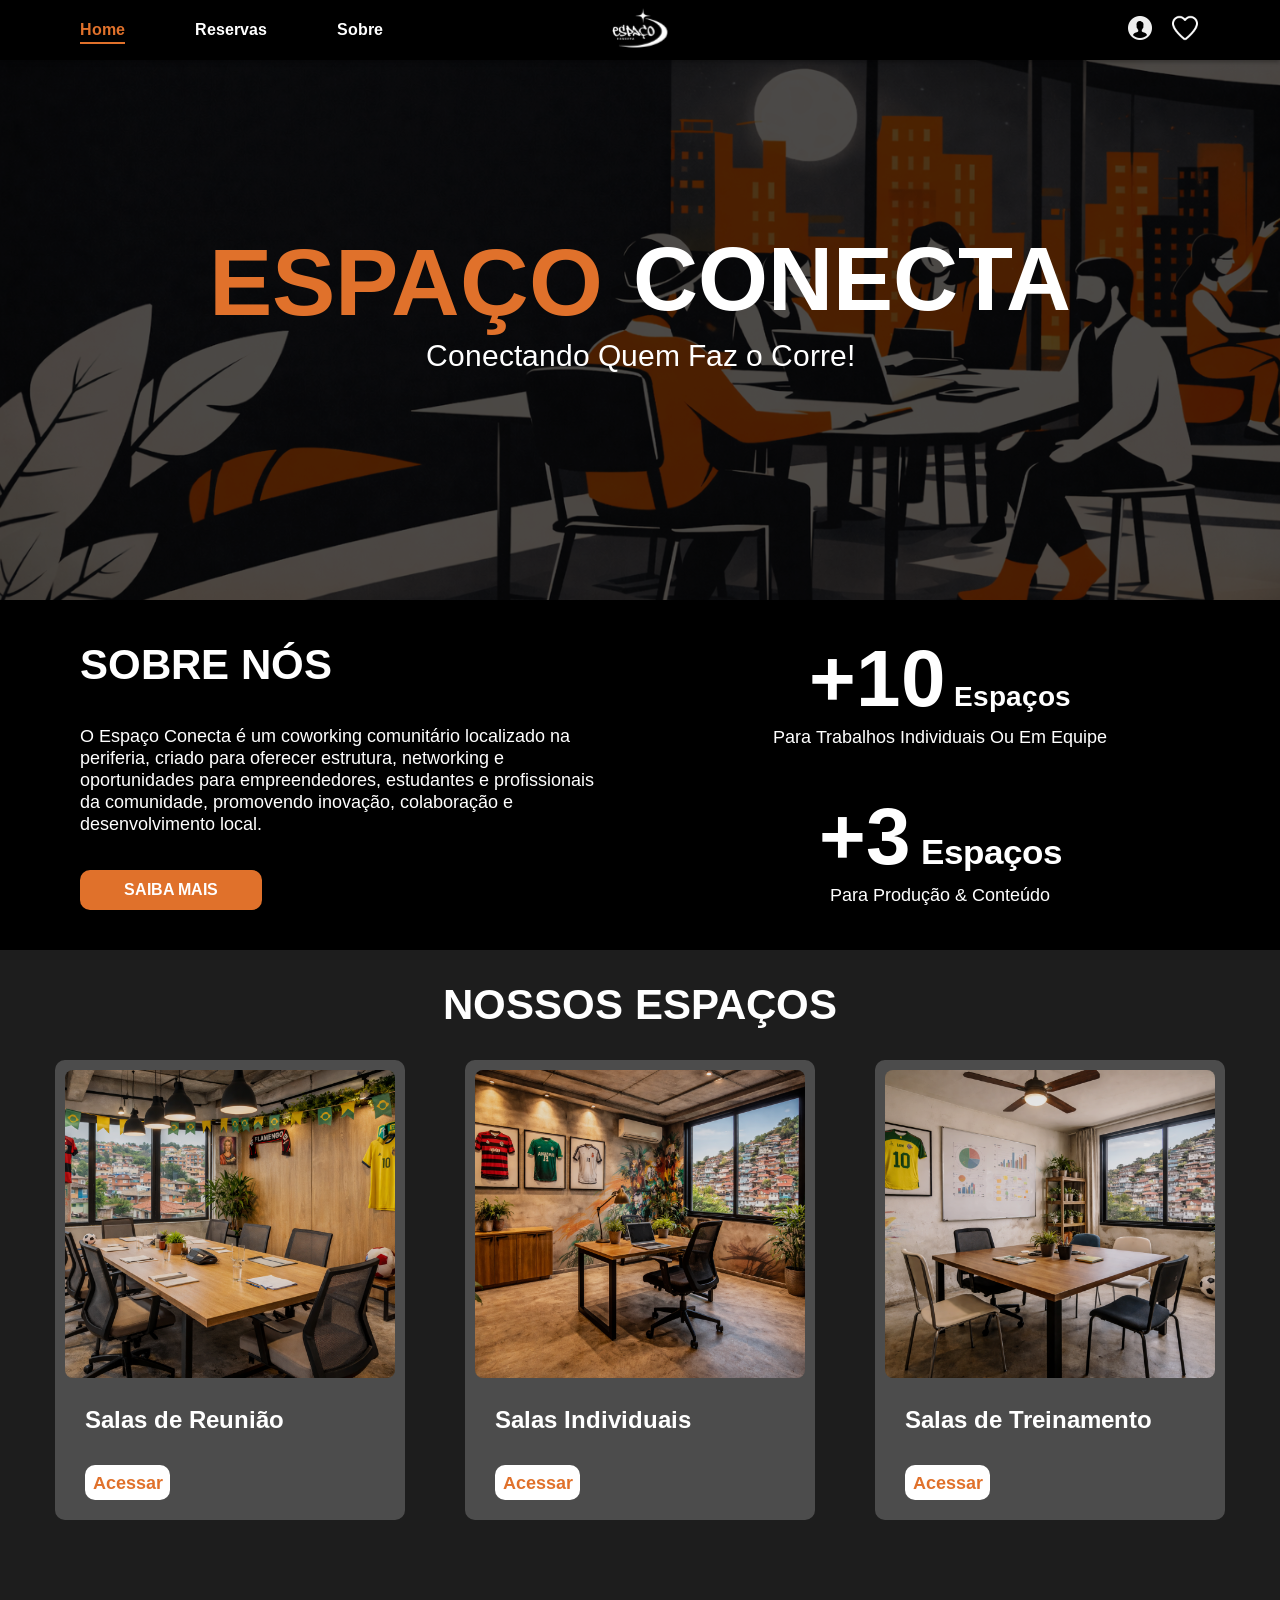
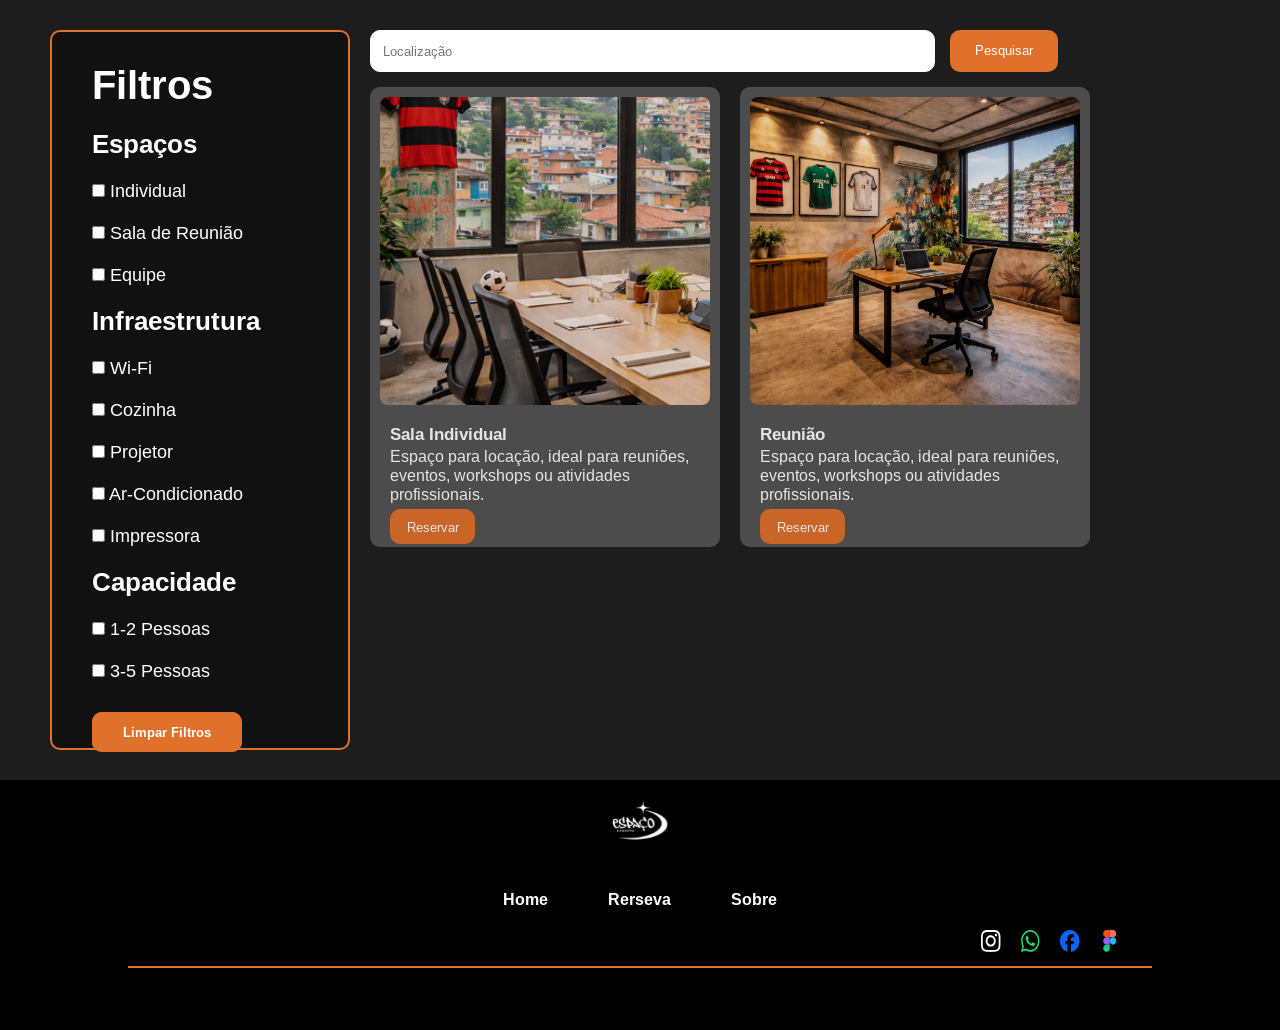
<file: frontend/index.html>
<!DOCTYPE html>
<html lang="pt-BR">

<head>
    <meta charset="UTF-8">
    <meta name="viewport" content="width=device-width, initial-scale=1.0">
    <title>Espaço Conecta</title>
    <link rel="stylesheet" href="./src/style/index.css">
    <link rel="stylesheet" href="./src/style/global.css">
    <link rel="shortcut icon" href="./assets/img/Favicon-espaçoConecta.png" type="image/x-icon">
    <link rel="preconnect" href="https://fonts.googleapis.com">
    <link rel="preconnect" href="https://fonts.gstatic.com" crossorigin>
    <link
        href="https://fonts.googleapis.com/css2?family=Arimo:ital,wght@0,400..700;1,400..700&family=Roboto+Condensed:ital,wght@0,100..900;1,100..900&display=swap"
        rel="stylesheet">
</head>

<body>
    <!-- NAVBAR -->
    <header class="header">
        <nav class="navbar">
            <div class="nav-links">
                <ul class="nav-list">
                    <li><a href="#home" class="linha-id">Home</a></li>
                    <li><a href="#reservas" class="linha">Reservas</a></li>
                    <li><a href="#sobre" class="linha">Sobre</a></li>
                </ul>
            </div>
            <div class="nav-logo">
                <a href="#home" id="logo">
                    <img src="./assets/img/logo-espaço-conecta.svg" alt="lOGO D">
                </a>
            </div>


            <div class="nav-direita">
                <a href="#" id="reservas" class="logo-perfl">
                    <img src="../frontend/assets/img/Img-perfil.svg"
                        alt="Imagem de uma silhueta de uma pessoal, para representar o perfil">
                </a>
                <a href="#" id="favoritos" class="logo-perfl">
                    <img src="../frontend/assets/img/Favorite.svg"
                        alt="Imagem de uma silhueta de uma pessoal, para representar o perfil">
                </a>
            </div>
        </nav>
    </header>

    <!-- HERO (seção principal) -->
    <section id="home" class="hero">
        <div class="hero-content">
            <h1><span id="laranja">ESPAÇO </span> CONECTA</h1>
            <p>Conectando Quem Faz o Corre!</p>
        </div>
    </section>


    <!-- Sobre nos -->
    <section id="sobre" class="sobre-nos">
        <div class="sobre-text">
            <h2>SOBRE NÓS</h2>
            <p>O Espaço Conecta é um coworking comunitário localizado na periferia, criado para oferecer estrutura,
                networking e oportunidades para empreendedores, estudantes e profissionais da comunidade, promovendo
                inovação, colaboração e desenvolvimento local.</p>
            <a href="#sobre" class="saiba-mais">SAIBA MAIS</a>
        </div>
        <div class="adicional-text">
            <h2><span id="maior">+10</span> Espaços</h2>
            <p>Para Trabalhos Individuais Ou Em Equipe</p>
            <div class="adicional-text2">
                <h2><span id="maior">+3</span> Espaços</h2>
                <p>Para Produção & Conteúdo</p>
            </div>
        </div>

    </section>

    <h2 class="text-center">NOSSOS ESPAÇOS</h2>
    <section class="cards">
        <div class="card">
            <img src="../frontend/assets/img/SalaReunião05.png" alt="">
            <div class="card-conteiner">
                <h2>Salas de Reunião</h2>
                <div class="button-card">
                    <a href="">Acessar</a>
                </div>
            </div>
        </div>
        <div class="card">
            <img src="../frontend/assets/img/SalaReunião03.png" alt="">
            <div class="card-conteiner">
                <h2>Salas Individuais</h2>
                <div class="button-card">
                    <a href="">Acessar</a>
                </div>
            </div>
        </div>
        <div class="card">
            <img src="../frontend/assets/img/SalaReunião04.png" alt="">
            <div class="card-conteiner">
                <h2>Salas de Treinamento</h2>
                <div class="button-card">
                    <a href="">Acessar</a>
                </div>
            </div>
        </div>
    </section>

    <!-- FILTROS -->

    <div class="conteiner-filtros">

        <aside class="filtros">
            <div class="conteiner-space">
                <h2>Filtros</h2>
                <h3>Espaços</h3>
                <label><input type="checkbox" id="checxkbox" value="individual"> Individual</label>
                <label><input type="checkbox" value="reuniao"> Sala de Reunião</label>
                <label><input type="checkbox" value="equipe"> Equipe</label>

                <h3>Infraestrutura</h3>
                <label><input type="checkbox" value="wifi"> Wi-Fi</label>
                <label><input type="checkbox" value="cozinha"> Cozinha</label>
                <label><input type="checkbox" value="projetor"> Projetor</label>
                <label><input type="checkbox" value="ar"> Ar-Condicionado</label>
                <label><input type="checkbox" value="impressora"> Impressora</label>

                <h3>Capacidade</h3>
                <label><input type="checkbox" value="1-2"> 1-2 Pessoas</label>
                <label><input type="checkbox" value="3-5"> 3-5 Pessoas</label>

            </div>
            <button id="limpar" class="button-card">
                <div class="conteiner-button">
                    <a href="#" id="limpar">Limpar Filtros</a>
                </div>
            </button>
        </aside>

        <main class="produtos" id="listaProdutos">

            <div class="top-bar">
                <input type="text" id="searchInput" placeholder="Localização">
                <button id="btnPesquisar">Pesquisar</button>
            </div>

            <div class="colab-card">
                <div class="card" data-espaco="individual" data-capacidade="1-2">
                    <img src="./assets/img/SalaReunião01.png">
                    <div class="colab-titulo">
                        <h4>Sala Individual</h4>
                        <p>Espaço para locação, ideal para reuniões, eventos, workshops ou atividades profissionais.</p>
                        <button class="button-reserva">Reservar</button>
                    </div>
                </div>
    
                <div class="card" data-espaco="reuniao" data-capacidade="3-5">
                    <img src="./assets/img/SalaReunião03.png">
                    <div class="colab-titulo">
                        <h4>Reunião</h4>
                        <p>Espaço para locação, ideal para reuniões, eventos, workshops ou atividades profissionais.</p>
                        <button class="button-reserva">Reservar</button>
                </div>
            </div>

            <script src="./src/js/pesquisa.js"></script>
        </main>
    </div>

    <!-- 4️⃣ FOOTER -->
    <footer>
        <div class="nav-logo-footer">
            <a href="#home" id="logo">
                <img src="./assets/img/logo-espaço-conecta.svg" alt="lOGO D">
            </a>
        </div>
        <div class="nav-footer">
            <ul class="nav-ul-footer">
                <li class="nav-links-footer">
                    <a href="#home">Home</a>
                    <a href="#reserva">Rerseva</a>
                    <a href="#sobre">Sobre</a>
                </li>
            </ul>
        </div>
        <div class="nav-direita-footer">
                <a href="#" class="logo-perfl-footer">
                    <img src="../frontend/assets/img/instagram.icon.svg"
                        alt="Logo do Instagram, para representar o perfil do Instagram do espaço conecta">
                </a>
                <a href="#" class="logo-perfl-footer">
                    <img src="../frontend/assets/img/whatsapp.icon.svg"
                        alt="logo do Whatsapp, para representar o perfil do Whatsapp do espaço conecta">
                </a>
                <a href="#" class="logo-perfl-footer">
                    <img src="../frontend/assets/img/facebook.icon.svg"
                        alt="logo do Facebook, para representar o perfil do Facebook do espaço conecta">
                </a>
                <a href="#" class="logo-perfl-footer">
                    <img src="../frontend/assets/img/figma.icon.svg"
                        alt="logo do Figma, para representar o perfil do Figma do espaço conecta">
                </a>
            </div>
        <div class="conteiner-divisor">
            <hr class="divisor">
        </div>

    </footer>

</body>

</html>
</body>

</html>
</file>
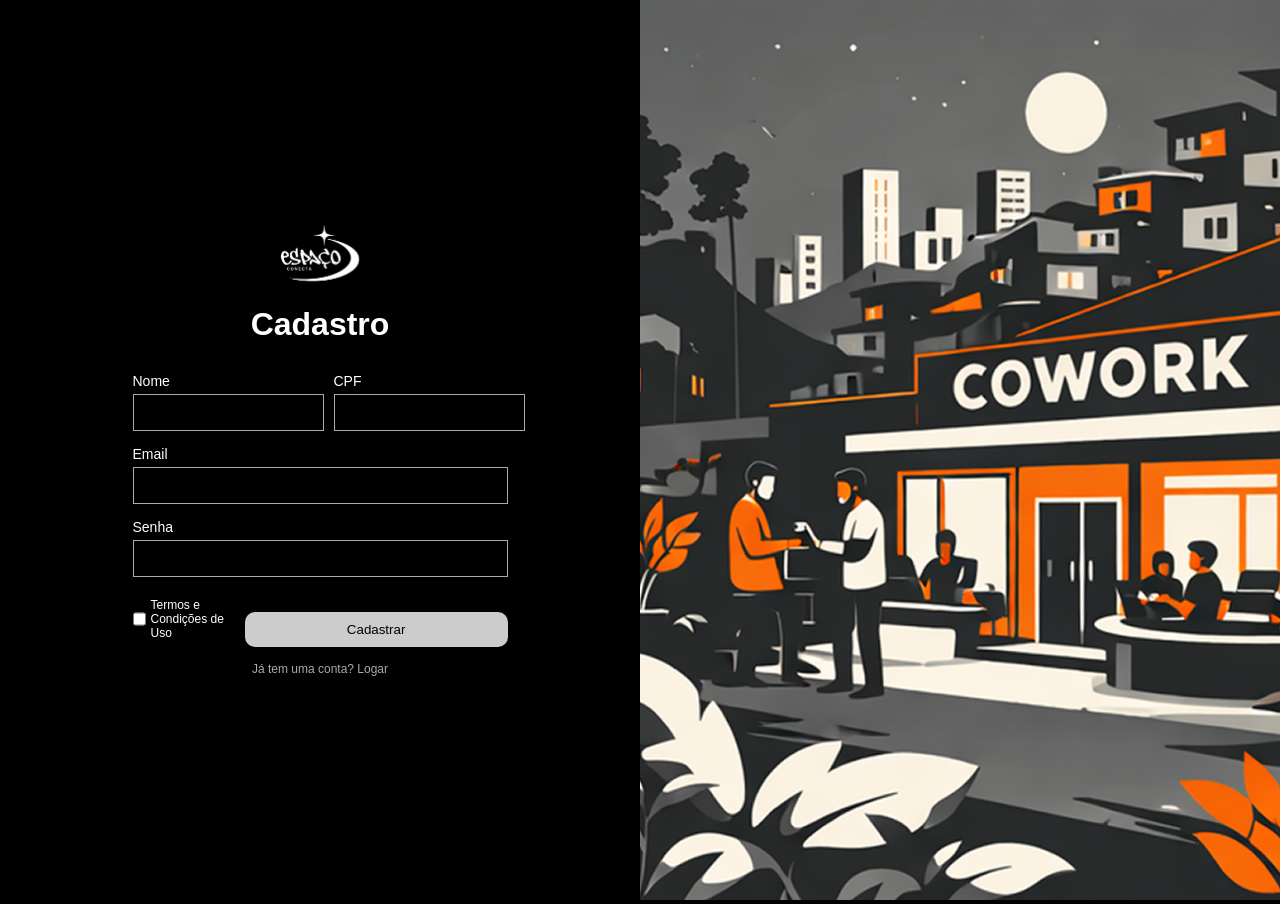
<file: frontend/cadastro.html>
<!DOCTYPE html>
<html lang="pt-br">
<head>
    <meta charset="UTF-8">
    <meta name="viewport" content="width=device-width, initial-scale=1.0">
    <title>Cadastro</title>
    <link rel="stylesheet" href="./src/style/login.css">

</head>
<body>
<div class="container">

    <!-- Lado esquerdo (formulário) -->
    <div class="form-area">

        <!-- Logo -->
        <div class="nav-logo">
            <a href=""><img src="./assets/img/logo-espaço-conecta.svg" alt="Logo"></a>
        </div>

        <h1>Cadastro</h1>

        <form>

            <div class="linha">
                <div class="campo">
                    <label for="nome">Nome</label>
                    <input type="text" id="nome">
                </div>

                <div class="campo">
                    <label for="cpf">CPF</label>
                    <input type="number" id="cpf">
                </div>
            </div>

            <div class="campo">
                <label for="email">Email</label>
                <input type="email" id="email">
            </div>

            <div class="campo">
                <label for="senha">Senha</label>
                <input type="password" id="senha">
            </div>

            <div class="termos-cadastrar">
                <label>
                    <input type="checkbox">
                    Termos e Condições de Uso
                </label>

                <button type="submit">Cadastrar</button>
            </div>

            <a href="#">Já tem uma conta? Logar</a>

        </form>
    </div>

    <!-- Lado direito (imagem) -->
    <div class="imagem">
        <img src="./assets/img/Cadastro.img.png" alt="Imagem ilustrativa">
    </div>

</div>

</body>
</file>
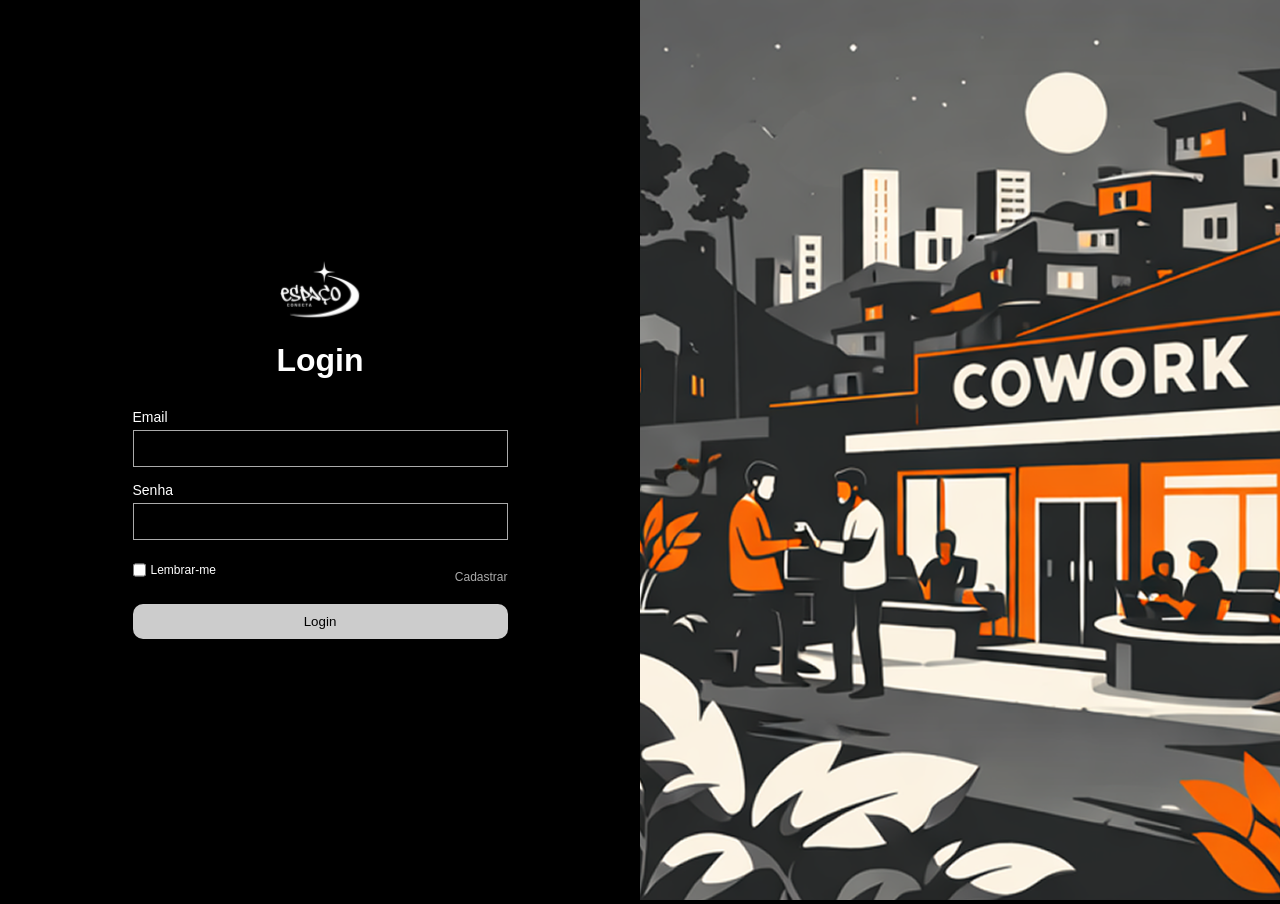
<file: frontend/login.html>
<!DOCTYPE html>
<html lang="pt-br">
<head>
    <meta charset="UTF-8">
    <meta name="viewport" content="width=device-width, initial-scale=1.0">
    <title>Login</title>
    <link rel="stylesheet" href="./src/style/login.css">
</head>
<body>

<div class="container">

    <!-- Lado esquerdo (formulário) -->
    <div class="form-area">

        <!-- Logo -->
        <div class="nav-logo">
            <a href=""><img src="./assets/img/logo-espaço-conecta.svg" alt="Logo"></a>
        </div>

        <h1>Login</h1>

        <form>

            <div class="campo">
                <label for="email">Email</label>
                <input type="email" id="email">
            </div>

            <div class="campo">
                <label for="senha">Senha</label>
                <input type="password" id="senha">
            </div>

            <div class="termos-login">
                <label>
                    <input type="checkbox">
                    Lembrar-me
                </label>

                <a href="#">Cadastrar</a>
            </div>

            

        </form>

        <button type="submit">Login</button>
        
    </div>

    <!-- Lado direito (imagem) -->
    <div class="imagem">
        <img src="./assets/img/Cadastro.img.png" alt="Imagem ilustrativa">
    </div>

</div>


</body>
</html>
</file>
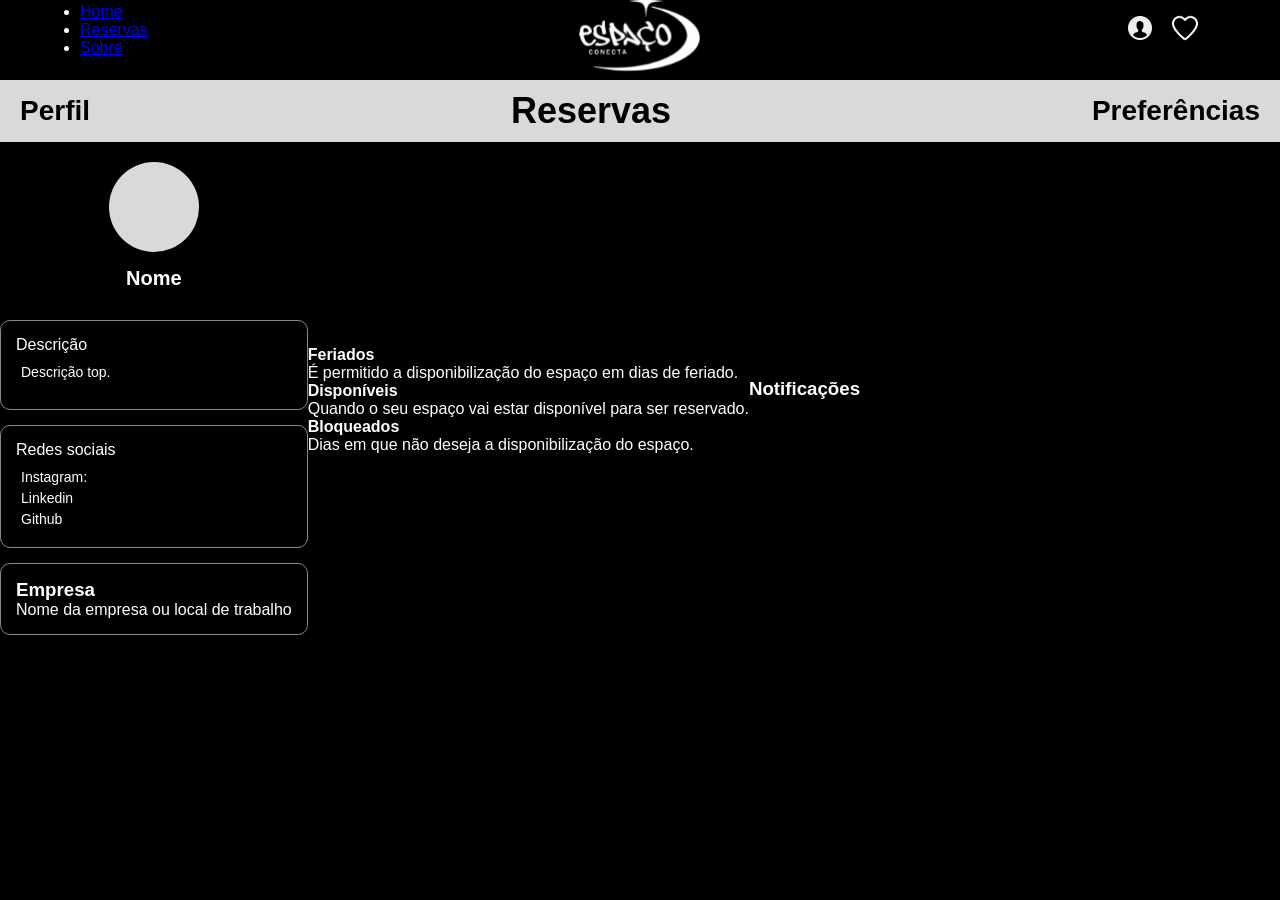
<file: frontend/reservas.html>
<!DOCTYPE html>
<html lang="en">
<head>
    <meta charset="UTF-8">
    <meta name="viewport" content="width=device-width, initial-scale=1.0">
    <title>Reservas</title>
    <link rel="stylesheet" href="./src/style/reservas.css">
</head>
<!-- NAVBAR -->
<header class="header">
        <nav class="navbar">
            <div class="nav-links">
                <ul class="nav-list">
                    <li><a href="#home" class="linha-id">Home</a></li>
                    <li><a href="#reservas" class="linha">Reservas</a></li>
                    <li><a href="#sobre" class="linha">Sobre</a></li>
                </ul>
            </div>
            <div class="nav-logo">
                <a href="#home" id="logo">
                    <img src="./assets/img/logo-espaço-conecta.svg" alt="lOGO D">
                </a>
            </div>


            <div class="nav-direita">
                <a href="#" id="reservas" class="logo-perfl">
                    <img src="./assets/img/Img-perfil.svg"
                        alt="Imagem de uma silhueta de uma pessoal, para representar o perfil">
                </a>
                <a href="#" id="favoritos" class="logo-perfl">
                    <img src="./assets/img/Favorite.svg"
                        alt="Imagem de uma silhueta de uma pessoal, para representar o perfil">
                </a>
            </div>
        </nav>
</header>


<body>
<!--Títulos-->
<div class="titulos">
            <h2>Perfil</h2>
            <h1>Reservas</h1>
            <h2>Preferências</h2>
        </div>
        
<!--Perfil-->
<div class="Reservas">
        <section class="perfil">
            <!--Foto e nome-->
            <div class="usuario">
                <div class="foto-perfil"></div>
                <h2>Nome</h2>
            </div>

            <!--Descrição-->
            <div class="card">
            <h3>Descrição</h3>
            <p>Descrição top.</p>
            </div>

            <div class="card">
            <h3>Redes sociais</h3>
            <p>Instagram:</p>
            <p>Linkedin</p>
            <p>Github</p>
            </div>
            
            <!--Empresa-->
            <div class="card-empresa">
            <h3>Empresa</h3>
            <p>Nome da empresa ou local de trabalho</p>
            </div>
            </section>

        <section class="reservas">
            <h3>Status do espaço</h3>
            <div class="status">
                <div class="status1">
                    <h4>Feriados</h4>
                    <p>É permitido a disponibilização do espaço em dias de feriado.</p>
                </div>
                <div class="status2">
                    <h4>Disponíveis</h4>
                    <p>Quando o seu espaço vai estar disponível para ser reservado.</p>
                </div>
                <div class="status3">
                    <h4>Bloqueados</h4>
                    <p>Dias em que não deseja a disponibilização do espaço.</p>
                </div>
            </div>
            </section>

        <section class="preferencias">
            <h3>Notificações</h3>
            </section>
</div>

    <!--<footer>
        <div class="nav-logo-footer">
            <a href="#home" id="logo">
                <img src="./assets/img/logo-espaço-conecta.svg" alt="lOGO D">
            </a>
        </div>
        <div class="nav-footer">
            <ul class="nav-ul-footer">
                <li class="nav-links-footer">
                    <a href="#home">Home</a>
                    <a href="#reserva">Rerseva</a>
                    <a href="#sobre">Sobre</a>
                </li>
            </ul>
        </div>
        <div class="nav-direita-footer">
                <a href="#" class="logo-perfl-footer">
                    <img src="../frontend/assets/img/instagram.icon.svg"
                        alt="Logo do Instagram, para representar o perfil do Instagram do espaço conecta">
                </a>
                <a href="#" class="logo-perfl-footer">
                    <img src="../frontend/assets/img/whatsapp.icon.svg"
                        alt="logo do Whatsapp, para representar o perfil do Whatsapp do espaço conecta">
                </a>
                <a href="#" class="logo-perfl-footer">
                    <img src="../frontend/assets/img/facebook.icon.svg"
                        alt="logo do Facebook, para representar o perfil do Facebook do espaço conecta">
                </a>
                <a href="#" class="logo-perfl-footer">
                    <img src="../frontend/assets/img/figma.icon.svg"
                        alt="logo do Figma, para representar o perfil do Figma do espaço conecta">
                </a>
            </div>
        <div class="conteiner-divisor">
            <hr class="divisor">
        </div>

    </footer>
</body>
</html>
</file>
<file: frontend/src/style/index.css>
:root{
    --primary-color: #E0712B;
    --secondary-color: #1D1D1D;
    --text-color: #FFFFFF;
    --background-color: #000000;
    --font-family: "arimo", sans-serif;
}

/* NAVBAR */
header{
   position: fixed;
   top: 0;
   left: 0;
   right: 0;
   z-index: 99;
}
.navbar {
    background-color: #000;
    color: white;
    padding: 15px 80px;
    display: flex;
    align-items: center;
    justify-content: space-between;
    z-index: 1000;
    position: fixed;
    margin: 0 auto;
    width: 100%;
    height: 60px;
    box-shadow: 0 2px 4px rgba(0, 0, 0, 0.3);
}


/* esquerda */
.nav-links {
    flex: 1;
    display: flex;
    justify-content: flex-start;
}

/* centro */
.nav-logo{
   flex: 1;
   display: flex;
   justify-content: center;
   align-items: center;
}

/* direita */
.nav-direita {
    flex: 1;
    display: flex;
    justify-content: flex-end;
    gap: 15px;
}

.nav-direita img{
    height: 30px;
}

#favoritos img{
   height: 30px;
}

#favoritos img:hover{
   transform: scale(1.2);
   transition: transform 0.5s;
}

#reservas img:hover{
   transform: scale(1.2);
   transition: transform 0.5s;
}

/* lista */
.nav-list {
    display: flex;
    gap: 70px;
    list-style: none;
    font-weight: 600;
}

/* logo */
.nav-logo img {
    height: 40px;
}

.navbar a {
    position: relative;
    text-decoration: none;
}
.linha-id {
    color: #E0712B;
    font-weight: 700;
}

.linha-id::before{
   color: #E0712B;
   content: "";
   position: absolute;
   width: 0%;
   height: 2px;
   left: 0;
   bottom: -5px;
   background-color: #E0712B;
   width: 100%;
}

.linha{
   color: white;
}

/* traço escondido */
.linha::after {
    content: "";
    position: absolute;
    width: 0%;
    height: 2px;
    left: 0;
    bottom: -5px;
    background-color: #E0712B;
    transition: width 0.5s ease;
}

/* animação ao passar o mouse */
.navbar a:hover::after {
    width: 100%;
}

.linha:hover {
    color: #E0712B;
    transition: 0.5s;
}
.hero{ 
  height: 600px; /* ocupa a tela toda */
  background-image: url("../../assets/img/IMGhero.png");
  background-size: cover;       /* cobre toda a área */
  background-position: center;  /* centraliza */
  background-repeat: no-repeat;

  display: flex;
  align-items: center;   /* centraliza vertical */
  justify-content: center; /* texto ao centro */
  padding: 0 80px;
  position: relative;
}

.hero-content {
  max-width: 500px;
  display: flex;
  flex-direction: column;
  justify-content: center;
  align-items: center;
  text-align: center;

  position: relative;
  z-index: 1;
}

#laranja {
   display: flex;
  font-size: 95px;
  font-weight: 700;
  color: #E0712B;
}

.hero-content h1{
   display: flex;
   gap: 30px;
   font-size: 90px;
   font-weight: 700;
   color: white;
}

.hero-content p {
   display: flex;
  font-size: 30px;
  font-weight: 500;
  color: white;
}



.hero::before{
   content: "";
   position: absolute;
   inset: 0;
   background-color: rgba(0, 0, 0, 0.7);
}


/* SOBRE NOS */
 .sobre-nos{
   height: 350px;
    padding: 0px 40px;
    width: 100%;
    background-color: #000;
    display: flex;
    justify-content: center;
    align-items: center;
    padding-top: 0px;
 }

 .sobre-text{
    display: flex;
    flex-direction: column;
    text-align:left;
    width: 50%;
    padding: 30px 40px;
 }

 .sobre-text h2{
    color: #fff;
    font-size: 42px;
    padding-bottom: 35px;
 }

 .sobre-text p{
    color: #fff;
    font-size: 18px;
    padding-bottom: 35px;
 }

 .sobre-text a{
    text-decoration: none;
    color: white;
 }

 /* Botão saiba mais */

 .saiba-mais{
   display: flex;
   justify-content:baseline;
   align-items:center;
   width: 182px;
    height: 40px;
    border-radius: 10px;
    background-color: #E0712B;
    border: none;
    font-weight: 700;
 }


 .saiba-mais{
    display: flex;
    justify-content: center; /* Centraliza horizontalmente */
    text-align: center; /* Centraliza verticalmente */
    transition: background-color 0.4s ease, transform 0.10s ease;
 }

 .saiba-mais:hover{
    background-color: #ffffff;
    transform: scale(1.05);
 }

 .sobre-text a:hover{
    color: #E0712B;
    transform: 0.4s;
    font-weight: 700;
 }

 /* Texto informativo ao lado de sobre nos */

 .adicional-text{
    display: flex;
    flex-direction: column;
    text-align: center;
    height: 100%;
    width: 50%;
       padding: 30px 40px;
 }
 .adicional-text h2{
    color: #fff;
    font-size: 28px;
    padding: 0;
 }

 #maior{
    font-size: 80px;
 }

 .adicional-text p{
    color: white;
    font-size: 18px;
    font-weight: 100;
    padding-bottom: 40px;

 }

 .adicional-text2{
    display: flex;
    flex-direction: column;
    text-align: center;
 }
 .adicional-text2 h2{
    color: white;
    font-size: 35px;
 }

 .adicional-text2 p{
    color: white;
    font-weight: 100;
    font-size: 18px;
    padding-bottom: 40px;
 }

 /* CARDS */

 .text-center{
    color: white;
    font-size: 42px;
    font-weight: 700;
    display: flex;
    justify-content: center;
    text-align: center;
    padding: 30px 40px;
}

.cards{
   min-height: 50vh;
    padding: 0px 40px;
    width: 100%;
   flex-wrap: wrap;
   display: flex;
   justify-content: center;
   align-items: center;

   gap: 60px;
   padding-bottom: 30px;
 }

 .cards h2{
   color: #ffffff;
   display: flex;
flex-direction: column;
   justify-content: center;
   text-align: center;
 }

.card {
  position: relative;
  width: 350px;
  height: 460px;
  border-radius: 20px;
  overflow: hidden;
  transform: scale(1);
  transition: all 0.5s ease; /* Efeito de transição */
}

.card:hover{
   transform: scale(1.06);
   transition: transform 0.20s ease;
}


/* imagem ocupando tudo dentro do card*/
.card img {
  width: 100%;
  height: 100%;
  box-shadow: 0 0px 0px rgba(0, 0, 0, 0.1); /*Efeito de escurecer a foto*/
  object-fit: cover; /* ESSENCIAL */
}

/* conteúdo por cima - tutilos e link */
.card-conteiner{
  position: absolute;
  bottom: 20px;
  left: 20px;
  color: white;
  display: flex;
  flex-direction: column;
  padding-left: 10px;
}

.card-conteiner h3 {
  font-size: 17px;
  font-weight: bold;
}

.card-conteiner a {
  color:#E0712B;
  font-size: 18px;
  font-weight: 700;
  text-decoration: none;
}
.card-conteiner a:hover {
  color:#ffffff;
  text-decoration: none;
}

.card::before {
  content: "";
  position: absolute;
  inset: 0;
  background: rgba(0,0,0,0.1);
}

.button-card{
   display: flex;
   justify-content: center;
   align-items: center;
   border-radius: 10px;
   height: 35px;
   width: 80px;
   margin-top: 0px;
   background-color: #fff;
   transition: background-color 0.3s ease, transform 0.09s ease;
}

.button-card:hover{
   background-color: #E0712B;
}

.conteiner-filtros {
  display: flex;
  justify-content: center;
  align-items: flex-start;
  gap: 20px;
  padding: 30px 50px;
  background: #1d1d1d;
  color: white;
}

/* SIDEBAR */
.filtros {
   margin-top: 50px;
  display: flex;
  flex-direction: column;
  justify-content: flex-start;
  align-items: left;
  height: 720px;
  width: 300px;
  background-color: #111;
  padding: 30px 40px;
  border-radius: 10px;
  border: 2px solid #E0712B;
}

.conteiner-space{
   display: flex;
   flex-direction: column;
   gap: 20px;
}

.conteiner-space h2{
   font-size: 40px;
   font-weight: 700;
}

.conteiner-space h3{
   font-size: 26px;
   font-weight: 700;
}

.conteiner-space label{
    color: white;
   font-size: 18px;
   font-weight: 100;
}

#limpar{
   display: flex;
   flex-direction: column;
   justify-content: center;
   text-align: center;
   text-decoration: none;
   border-radius: 10px;
   height: 40px;
   width: 150px;
   background-color: #E0712B;
   color: white;
   font-weight: 700;
   border: none;
}

#limpar a:hover{
   background-color: #ffffff;
   color: #E0712B;
   font-size: 700;
   transform: scale(1.0);
   transition: background-color 0.3s ease, transform 0.09s ease;
}

.button-card{
   display: flex;
   justify-content: center;
   align-items: center;
   border-radius: 10px;
   height: 35px;
   width: 85px;
   margin-top: 30px;
}

.conteiner-button{
   display: flex;
   flex-direction: column;
   justify-content: center;
   align-items: center;
   height: 100%;
   width: 100%;
}

/* BARRA PESQUISA */
main {
  display: flex;
  margin-top: 50px;
}

#listaProdutos {
  flex: 1;
  display: flex;
  flex-direction: column;
}

.produtos{
   display: flex;
   flex-direction: column;
   gap: 20px;
   background-color: #1d1d1d;
   color: white;
}

.top-bar {
  width: 80%;
  display: flex;
  gap: 15px;
  margin-bottom: 0px;
  color: white;
}

#searchInput {
  flex: 1;
  display: flex;
  padding: 12px;
  border-radius: 10px;
  border: 1px solid #ffffff;
  background-color: #ffffff;
  color: rgb(0, 0, 0);
}

#btnPesquisar {
  display: flex;
  padding: 12px 25px;
  border-radius: 10px;
  border: none;
  background-color: #E0712B;
  color: white;
  cursor: pointer;
}

.colab-card{
  display: flex;
  flex-wrap: wrap;
  gap: 20px;
  color: #ffffff;
}

/* GRID */
.produtos {
  display: grid;
  grid-template-columns: repeat(3, 1fr);
  gap: 15px;
  flex: 1;
}

/* CARD */
.card {
  background: #555;
  color: #ffffff;
  padding: 10px;
  border-radius: 10px;
}

.card h4{
   font-size: 17px;
   margin-bottom: 2px;
   margin-top: 8px;
   display: flex;
}

.card img {
  height: 70%;
  width: 100%;
  border-radius: 8px;
}

.colab-titulo{
   padding: 8px 10px;
   display: flex;
   flex-direction: column;
   align-items: first baseline;
}

.colab-titulo button{
   display: flex;
}

.button-reserva{
    display: flex;
   justify-content: center;
   align-items: center;
   border-radius: 10px;
   height: 35px;
   width: 85px;
   margin-top: 5px;
   background-color: #E0712B;
   color: white;
   border: none;
}

/* FOOTER */

footer{
    background-color: #000000;
    width: 100%;
    height: 250px;
    padding-top: 20px;
}

.nav-footer{
      display: flex;
      flex-direction: column;
      justify-content: center;
      align-items: center;
      text-align: center;
      list-style: none;
      font-weight: 600;
}

.nav-ul-footer{
   display: flex;
   justify-content: center;
   list-style: none;
   font-weight: 600;
}

.nav-links-footer {
    display: flex;
    justify-content: center;
    align-items: center;
    gap: 60px;
    margin-bottom: 20px;
}

.nav-links-footer a{
   color: white;
   text-decoration: none;
}

.nav-links-footer a:hover{
   color: #E0712B;
   transform: scale(1.1);
   transition: var(--primary-color) transform 0.2s ease;
   font-weight: 700;
}

.nav-logo-footer{
   display: flex;
   justify-content: center;
   align-items: center;
   margin-bottom: 50px;
}

.nav-logo-footer img{
   display: flex;
   justify-content: center;
   align-items: center;
   height: 40px;
}

.conteiner-divisor{
   display: flex;
   justify-content: center;
   align-items: center;
   width: 100%;
   padding-bottom: 20px;
}

.divisor {
  width: 80%;
  border: 1px solid #E0712B;
  height: 2px;
  background-color: #ffffff;
}

.nav-direita-footer {
   flex: 1;
   margin-right: 160px;
   margin-bottom: 10px;
    display: flex;
    align-items: end;
    justify-content: flex-end;
    gap: 20px;
}

.nav-direita-footer img{
    height: 22px;
}

.logo-perfil-footer img{
   height: 35px;
}
</file>
<file: frontend/src/style/global.css>
/* ZERA TUDO */
*{
    margin: 0;
    padding: 0;
    box-sizing: border-box;
    font-family: "arimo", sans-serif;
}

body{
    padding: 0;
    margin: 0;
    background-color: #1D1D1D;
}

:root{
    --primary-color: #E0712B;
    --secondary-color: #1D1D1D;
    --text-color: #FFFFFF;
    --background-color: #000000;
    --font-family: "arimo", sans-serif;
}
</file>
<file: frontend/src/style/login.css>
/* Reset */
* {
    margin: 0;
    padding: 0;
    box-sizing: border-box;
}

/* Corpo */
body {
    font-family: Arial, sans-serif;
    height: 100vh;
    background-color: #000;
}

/* Container principal */
.container {
    display: flex;
    height: 100vh;
}

/* LADO ESQUERDO (FORM) */
.form-area {
    width: 50%;
    color: #fff;

    display: flex;
    flex-direction: column;
    justify-content: center;
    align-items: center;
}

/* Logo */
.nav-logo img {
    width: 80px;
    margin-bottom: 20px;
}

/* Título */
h1 {
    margin-bottom: 30px;
}

/* Form */
form {
    width: 375px;
}

/* Linha Nome + CPF */
.linha {
    display: flex;
    gap: 10px;
}

/* Campos */
.campo {
    display: flex;
    flex-direction: column;
    margin-bottom: 15px;
    width: 100%;
}

.campo label {
    font-size: 14px;
    margin-bottom: 5px;
}

.campo input {
    background: transparent;
    border: 1px solid #aaa;
    padding: 10px;
    color: #fff;
    outline: none;
}

/* Termos + botão */
.termos-cadastrar {
    display: flex;
    justify-content: space-between;
    align-items: center;
    margin-top: 15px;
}

.termos-cadastrar label {
    font-size: 12px;
    display: flex;
    gap: 5px;
}

/* Botão */
button {
    background-color: #ccc;
    border: none;
    padding: 10px 20px;
    border-radius: 10px;
    cursor: pointer;
}

/* Link */
form a {
    display: block;
    text-align: center;
    margin-top: 15px;
    font-size: 12px;
    color: #aaa;
    text-decoration: none;
}

/* IMAGEM */
.imagem {
    width: 50%;
}

.imagem img {
    width: 100%;
    height: 100%;
    object-fit: cover;
}

/*Lembrar-me login*/

.termos-login {
    display: flex;
    justify-content: space-between;
    align-items: center;
    margin-top: 15px;
}

.termos-login label {
    font-size: 12px;
    display: flex;
    gap: 5px;
}

.form-area button{
width: 100%;
    max-width: 375px;
    margin-top: 20px;
}
</file>
<file: frontend/src/style/reservas.css>
/* ZERA TUDO */
*{
    margin: 0;
    padding: 0;
    box-sizing: border-box;
    font-family: "arimo", sans-serif;
}

body{
    padding: 0;
    margin: 0;
    background-color: #000;
}

:root{
    --primary-color: #E0712B;
    --secondary-color: #1D1D1D;
    --text-color: #FFFFFF;
    --background-color: #000000;
    --font-family: "arimo", sans-serif;
}


/* NAVBAR */
header{
   position: fixed;
   top: 0;
   left: 0;
   right: 0;
   z-index: 99;
}
.navbar {
    background-color: #000;
    color: white;
    padding: 15px 80px;
    display: flex;
    align-items: center;
    justify-content: space-between;
    z-index: 1000;
    position: fixed;
    margin: 0 auto;
    width: 100%;
    height: 60px;
    box-shadow: 0 2px 4px rgba(0, 0, 0, 0.3);
}


/* esquerda */
.nav-links {
    flex: 1;
    display: flex;
    justify-content: flex-start;
}

/* centro */
.nav-logo{
   flex: 1;
   display: flex;
   justify-content: center;
   align-items: center;
}

/* direita */
.nav-direita {
    flex: 1;
    display: flex;
    justify-content: flex-end;
    gap: 15px;
}

.nav-direita img{
    height: 30px;
}

#favoritos img{
   height: 30px;
}

#favoritos img:hover{
   transform: scale(1.2);
   transition: transform 0.5s;
}

#reservas img:hover{
   transform: scale(1.2);
   transition: transform 0.5s;
}

/*Reservas*/
.Reservas {
    display: flex;
     align-items: center;
   
}

/*Titulos*/
.titulos{
    display: flex;              /* coloca lado a lado */
    justify-content: space-between; /* espalha os itens */
    align-items: center;        /* alinha verticalmente */
    
    background-color: #d9d9d9;  /* cor da faixa */
    padding: 10px 20px;
    
    margin-top: 80px;           /* empurra para baixo da navbar */
}
.titulos h1 {
    font-size: 36px;
    font-weight: bold;
}

.titulos h2 {
    font-size: 28px;
    font-weight: bold;
}

/*perfil*/
.usuario {
    text-align: center;
    margin-bottom: 30px;
    color: white;
    margin-top: 20px
}

.foto-perfil{
    width: 90px;
    height: 90px;
    background-color: #d9d9d9;
    border-radius: 50%;
    margin: 0 auto 15px;
}

.usuario h2{
    margin: 0;
    font-size: 20px;
}

.card {
    border: 1px solid #888;
    border-radius: 10px;
    padding: 15px;
    margin-bottom: 15px;
    min-height: 90px;
}

.card h3 {
    margin: 0 0 10px 0;
    font-size: 16px;
    font-weight: normal;
    color: #FFFFFF;
    
}

.card p {
    margin: 5px;
    font-size: 14px;
    color: #FFFFFF;
}

.card-empresa {
    min-height: 60px;
    border: 1px solid #888;
    border-radius: 10px;
    color: #FFFFFF;
    padding: 15px;
    
}

/*status*/
.status {
    color: white;
}


/*Preferencias*/
.preferencias {
    color: white;
}












/* FOOTER */

footer{
    background-color: #000000;
    width: 100%;
    height: 250px;
    padding-top: 20px;
}

.nav-footer{
      display: flex;
      flex-direction: column;
      justify-content: center;
      align-items: center;
      text-align: center;
      list-style: none;
      font-weight: 600;
}

.nav-ul-footer{
   display: flex;
   justify-content: center;
   list-style: none;
   font-weight: 600;
}

.nav-links-footer {
    display: flex;
    justify-content: center;
    align-items: center;
    gap: 60px;
    margin-bottom: 20px;
}

.nav-links-footer a{
   color: white;
   text-decoration: none;
}

.nav-links-footer a:hover{
   color: #E0712B;
   transform: scale(1.1);
   transition: var(--primary-color) transform 0.2s ease;
   font-weight: 700;
}

.nav-logo-footer{
   display: flex;
   justify-content: center;
   align-items: center;
   margin-bottom: 50px;
}

.nav-logo-footer img{
   display: flex;
   justify-content: center;
   align-items: center;
   height: 40px;
}

.conteiner-divisor{
   display: flex;
   justify-content: center;
   align-items: center;
   width: 100%;
   padding-bottom: 20px;
}

.divisor {
  width: 80%;
  border: 1px solid #E0712B;
  height: 2px;
  background-color: #ffffff;
}

.nav-direita-footer {
   flex: 1;
   margin-right: 160px;
   margin-bottom: 10px;
    display: flex;
    align-items: end;
    justify-content: flex-end;
    gap: 20px;
}

.nav-direita-footer img{
    height: 22px;
}

.logo-perfil-footer img{
   height: 35px;
}
</file>
